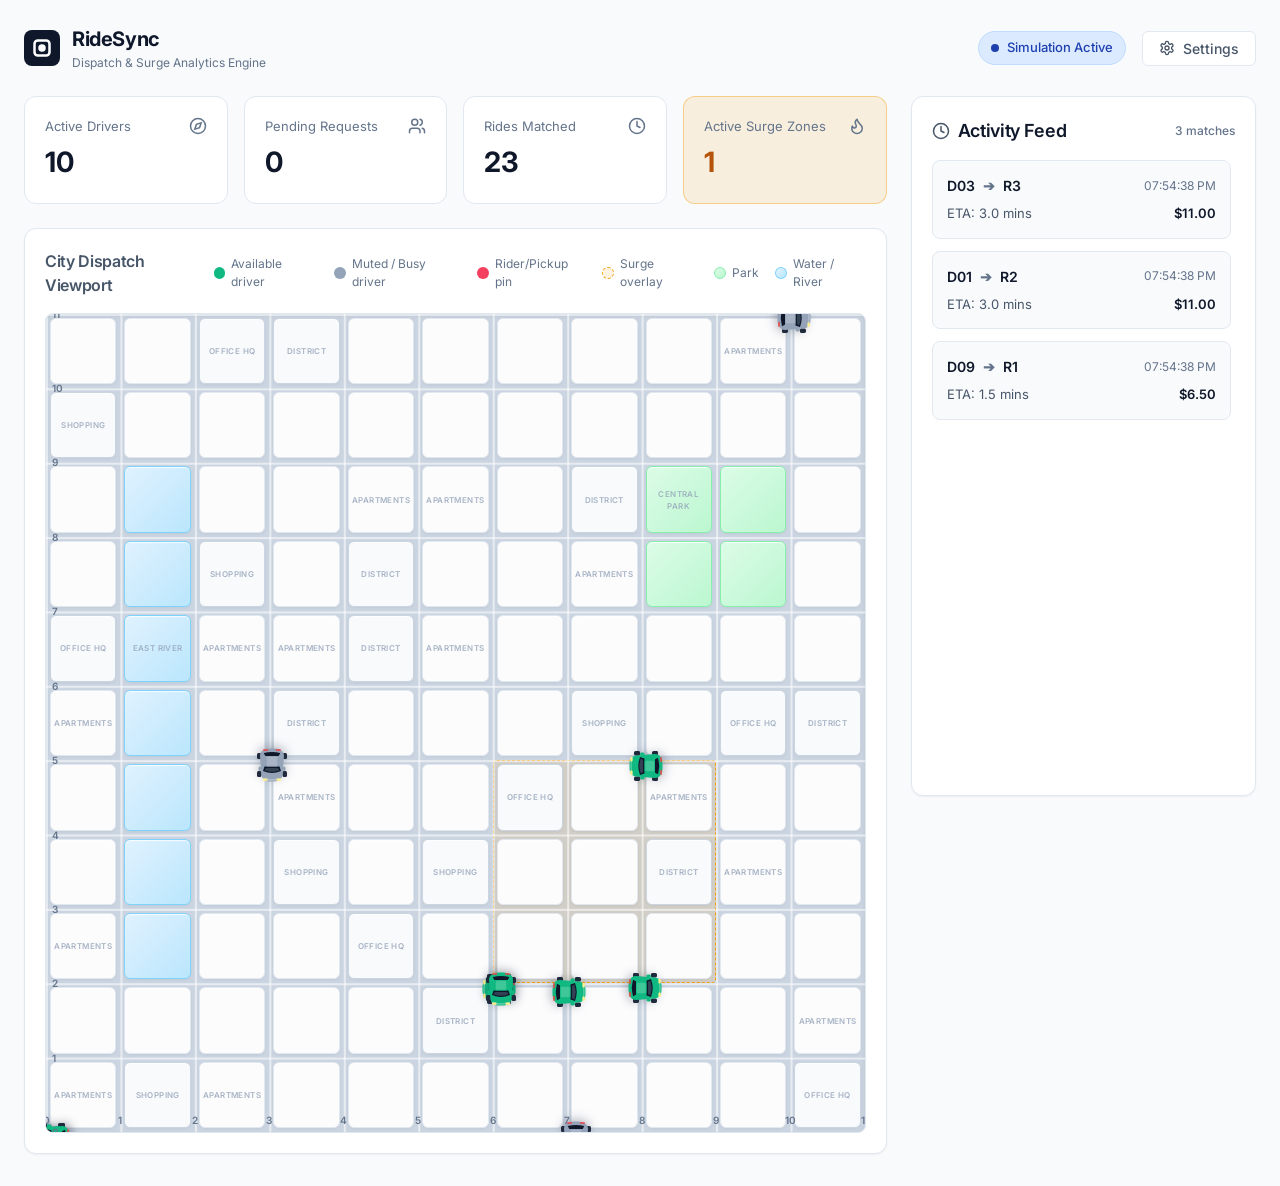
<file: index.html>
<!DOCTYPE html>
<html lang="en">
<head>
  <meta charset="UTF-8">
  <meta name="viewport" content="width=device-width, initial-scale=1.0">
  <title>RideSync Dispatch Dashboard</title>
  <!-- Google Fonts: Inter -->
  <link rel="preconnect" href="https://fonts.googleapis.com">
  <link rel="preconnect" href="https://fonts.gstatic.com" crossorigin>
  <link href="https://fonts.googleapis.com/css2?family=Inter:wght@400;500;600;700&display=swap" rel="stylesheet">
  <!-- Link stylesheet -->
  <link rel="stylesheet" href="styles.css">
</head>
<body>

  <!-- Hidden SVG templates to render Lucide/Uber-like clean icons -->
  <svg style="display: none;">
    <g id="icon-car">
      <!-- Clean solid top-down car icon -->
      <path d="M15 2H9c-1.1 0-2 .9-2 2v2.2L5.4 7.8A1.5 1.5 0 0 0 4.5 9v6c0 .6.3 1.1.8 1.4L7 17.8V20c0 1.1.9 2 2 2h6c1.1 0 2-.9 2-2v-2.2l1.7-1.4c.5-.3.8-.8.8-1.4V9c0-.5-.3-1-.8-1.4L17 6.2V4c0-1.1-.9-2-2-2z" fill="currentColor"/>
    </g>
    <!-- Map Location Pin -->
    <g id="icon-pin">
      <path d="M20 10c0 6-8 12-8 12s-8-6-8-12a8 8 0 0 1 16 0Z" stroke="currentColor" stroke-width="2" stroke-linecap="round" stroke-linejoin="round"/>
      <circle cx="12" cy="10" r="3" stroke="currentColor" stroke-width="2" stroke-linecap="round" stroke-linejoin="round"/>
    </g>
    <!-- Clock / Matches -->
    <g id="icon-clock">
      <circle cx="12" cy="12" r="10" stroke="currentColor" stroke-width="2"/>
      <path d="M12 6v6l4 2" stroke="currentColor" stroke-width="2" stroke-linecap="round" stroke-linejoin="round"/>
    </g>
    <!-- Compass / Active Drivers -->
    <g id="icon-compass">
      <circle cx="12" cy="12" r="10" stroke="currentColor" stroke-width="2"/>
      <polygon points="16.24 7.76 14.12 14.12 7.76 16.24 9.88 9.88 16.24 7.76" stroke="currentColor" stroke-width="2"/>
    </g>
    <!-- Users / Pending Requests -->
    <g id="icon-users">
      <path d="M16 21v-2a4 4 0 0 0-4-4H6a4 4 0 0 0-4 4v2" stroke="currentColor" stroke-width="2" stroke-linecap="round" stroke-linejoin="round"/>
      <circle cx="9" cy="7" r="4" stroke="currentColor" stroke-width="2" stroke-linecap="round" stroke-linejoin="round"/>
      <path d="M22 21v-2a4 4 0 0 0-3-3.87" stroke="currentColor" stroke-width="2" stroke-linecap="round"/>
      <path d="M16 3.13a4 4 0 0 1 0 7.75" stroke="currentColor" stroke-width="2" stroke-linecap="round"/>
    </g>
    <!-- Flame / Surge -->
    <g id="icon-flame">
      <path d="M8.5 14.5A2.5 2.5 0 0 0 11 12c0-1.38-.5-2-1-3-1.072-2.143-.224-4.054 2-6 .5 2.5 2 4.9 4 6.5 2 1.6 3 3.5 3 5.5a7 7 0 1 1-14 0c0-1.153.433-2.294 1-3a2.5 2.5 0 0 0 2.5 2.5z" stroke="currentColor" stroke-width="2" stroke-linecap="round" stroke-linejoin="round"/>
    </g>
    <!-- Settings Icon -->
    <g id="icon-settings">
      <path d="M12.22 2h-.44a2 2 0 0 0-2 2v.18a2 2 0 0 1-1 1.73l-.43.25a2 2 0 0 1-2 0l-.15-.08a2 2 0 0 0-2.73.73l-.22.38a2 2 0 0 0 .73 2.73l.15.1a2 2 0 0 1 1 1.72v.51a2 2 0 0 1-1 1.74l-.15.09a2 2 0 0 0-.73 2.73l.22.38a2 2 0 0 0 2.73.73l.15-.08a2 2 0 0 1 2 0l.43.25a2 2 0 0 1 1 1.73V20a2 2 0 0 0 2 2h.44a2 2 0 0 0 2-2v-.18a2 2 0 0 1 1-1.73l.43-.25a2 2 0 0 1 2 0l.15.08a2 2 0 0 0 2.73-.73l.22-.39a2 2 0 0 0-.73-2.73l-.15-.08a2 2 0 0 1-1-1.74v-.5a2 2 0 0 1 1-1.74l.15-.1a2 2 0 0 0 .73-2.73l-.22-.38a2 2 0 0 0-2.73-.73l-.15.08a2 2 0 0 1-2 0l-.43-.25a2 2 0 0 1-1-1.73V4a2 2 0 0 0-2-2z" stroke="currentColor" stroke-width="2" stroke-linecap="round" stroke-linejoin="round" fill="none"/>
      <circle cx="12" cy="12" r="3" stroke="currentColor" stroke-width="2" stroke-linecap="round" stroke-linejoin="round"/>
    </g>
  </svg>

  <div class="container">
    <!-- Header -->
    <header>
      <div class="brand-section">
        <div class="brand-logo">
          <!-- Mini Uber car logo visual -->
          <svg width="20" height="20" viewBox="0 0 24 24" fill="none" stroke="currentColor" stroke-width="3">
            <rect x="3" y="3" width="18" height="18" rx="4" />
            <circle cx="12" cy="12" r="3" fill="currentColor"/>
          </svg>
        </div>
        <div>
          <h1 class="brand-title">RideSync</h1>
          <p class="brand-subtitle">Dispatch & Surge Analytics Engine</p>
        </div>
      </div>
      
      <div class="controls-section">
        <div id="statusBadge" class="status-badge connected">
          <span class="status-dot"></span>
          <span id="statusText">Connected</span>
        </div>
        <button id="toggleSettingsBtn" class="btn" aria-label="Toggle Dashboard Settings">
          <svg width="16" height="16" viewBox="0 0 24 24" fill="none" style="vertical-align: middle;">
            <use href="#icon-settings"/>
          </svg>
          Settings
        </button>
      </div>
    </header>

    <!-- Settings Drawer -->
    <div id="settingsDrawer" class="settings-drawer">
      <h3 style="font-size: 1rem; border-bottom: 1px solid var(--border-color); padding-bottom: 0.5rem; margin-bottom: 0.25rem;">Dashboard Configuration</h3>
      <div class="settings-grid">
        <div class="form-group">
          <label for="dataSource">Data Source</label>
          <select id="dataSource">
            <option value="simulated">Mock Simulator Mode (Self-contained)</option>
            <option value="live">Live Backend API Endpoint</option>
          </select>
        </div>
        <div class="form-group">
          <label for="backendUrl">Backend JSON/API URL</label>
          <input type="text" id="backendUrl" value="http://localhost:8080/state">
        </div>
        <div class="form-group">
          <label for="pollInterval">Polling Interval (ms)</label>
          <input type="number" id="pollInterval" value="1000" min="500" max="10000" step="500">
        </div>
        <div class="form-group flex-row" style="display: flex; gap: 0.5rem; align-items: flex-end;">
          <div style="flex: 1; display: flex; flex-direction: column; gap: 0.375rem;">
            <label for="gridCols">Grid Columns (X)</label>
            <input type="number" id="gridCols" value="12" min="5" max="30">
          </div>
          <div style="flex: 1; display: flex; flex-direction: column; gap: 0.375rem;">
            <label for="gridRows">Grid Rows (Y)</label>
            <input type="number" id="gridRows" value="12" min="5" max="30">
          </div>
        </div>
      </div>
      <div style="display: flex; justify-content: flex-end; gap: 0.5rem; margin-top: 0.5rem;">
        <button id="saveSettingsBtn" class="btn btn-primary">Apply Configuration</button>
      </div>
    </div>

    <!-- Main Dashboard Body Grid -->
    <div class="dashboard-grid">
      
      <!-- Left main column: Stats bar + Grid map -->
      <div class="main-column">
        
        <!-- Stats cards -->
        <div class="stats-row">
          <div class="stat-card">
            <div style="display: flex; justify-content: space-between; align-items: flex-start;">
              <span class="stat-label">Active drivers</span>
              <svg width="18" height="18" viewBox="0 0 24 24" fill="none" style="color: var(--text-muted);">
                <use href="#icon-compass"/>
              </svg>
            </div>
            <span id="statActiveDrivers" class="stat-value">0</span>
          </div>

          <div class="stat-card">
            <div style="display: flex; justify-content: space-between; align-items: flex-start;">
              <span class="stat-label">Pending requests</span>
              <svg width="18" height="18" viewBox="0 0 24 24" fill="none" style="color: var(--text-muted);">
                <use href="#icon-users"/>
              </svg>
            </div>
            <span id="statPendingRequests" class="stat-value">0</span>
          </div>

          <div class="stat-card">
            <div style="display: flex; justify-content: space-between; align-items: flex-start;">
              <span class="stat-label">Rides matched</span>
              <svg width="18" height="18" viewBox="0 0 24 24" fill="none" style="color: var(--text-muted);">
                <use href="#icon-clock"/>
              </svg>
            </div>
            <span id="statRidesMatched" class="stat-value">0</span>
          </div>

          <div id="statSurgeZoneCard" class="stat-card surge-highlight">
            <div style="display: flex; justify-content: space-between; align-items: flex-start;">
              <span class="stat-label">Active surge zones</span>
              <svg width="18" height="18" viewBox="0 0 24 24" fill="none" style="color: var(--text-muted);">
                <use href="#icon-flame"/>
              </svg>
            </div>
            <span id="statSurgeZones" class="stat-value">0</span>
          </div>
        </div>

        <!-- City Map viewport -->
        <div class="map-panel">
          <div class="map-header">
            <h2 style="font-size: 1rem; color: var(--text-secondary);">City Dispatch Viewport</h2>
            <div class="map-legend">
              <div class="legend-item">
                <span class="legend-color available"></span>
                <span>Available driver</span>
              </div>
              <div class="legend-item">
                <span class="legend-color busy"></span>
                <span>Muted / Busy driver</span>
              </div>
              <div class="legend-item">
                <span class="legend-color rider"></span>
                <span>Rider/Pickup pin</span>
              </div>
              <div class="legend-item">
                <span class="legend-color surge"></span>
                <span>Surge overlay</span>
              </div>
              <div class="legend-item">
                <span class="legend-color" style="background: linear-gradient(135deg, #dcfce7 0%, #bbf7d0 100%); border: 1px solid #86efac;"></span>
                <span>Park</span>
              </div>
              <div class="legend-item">
                <span class="legend-color" style="background: linear-gradient(135deg, #e0f2fe 0%, #bae6fd 100%); border: 1px solid #7dd3fc;"></span>
                <span>Water / River</span>
              </div>
            </div>
          </div>

          <div class="map-canvas-container" id="mapCanvasContainer">
            <!-- Grid Lines Layer -->
            <div class="grid-overlay" id="gridOverlay"></div>
            
            <!-- City Blocks Background Layer -->
            <div id="cityBlocksLayer"></div>
            
            <!-- X/Y Coordinate Labels Layer (dynamically populated) -->
            <div id="gridLabels"></div>

            <!-- Active elements layers -->
            <div id="surgeZonesLayer"></div>
            <div id="ridersLayer"></div>
            <div id="driversLayer"></div>

            <!-- Hover Popover Tooltip -->
            <div id="mapTooltip" class="map-tooltip">
              <!-- Dynamically populated -->
            </div>

            <!-- Connection status cover -->
            <div id="mapErrorOverlay" class="map-error-overlay">
              <div style="background: white; padding: 2rem; border-radius: 1rem; border: 1px solid var(--border-color); box-shadow: var(--shadow-lg); display: flex; flex-direction: column; align-items: center; gap: 0.75rem;">
                <svg width="40" height="40" viewBox="0 0 24 24" fill="none" stroke="#ef4444" stroke-width="2" stroke-linecap="round" stroke-linejoin="round" style="animation: pulse 1.5s infinite;">
                  <circle cx="12" cy="12" r="10"/>
                  <line x1="12" y1="8" x2="12" y2="12"/>
                  <line x1="12" y1="16" x2="12.01" y2="16"/>
                </svg>
                <div class="error-title">Waiting for Backend Connection...</div>
                <div class="error-message">
                  The dashboard is trying to connect to your RideSync backend API at <strong id="errorTargetUrl"></strong>.
                </div>
                <div style="display: flex; gap: 0.75rem; margin-top: 0.5rem; flex-wrap: wrap; justify-content: center;">
                  <button id="errorRunSimBtn" class="btn btn-primary">Enable Simulator Mode</button>
                  <button id="errorRetryBtn" class="btn">
                    <svg width="14" height="14" viewBox="0 0 24 24" fill="none" stroke="currentColor" stroke-width="2" style="vertical-align: middle;">
                      <path d="M21.5 2v6h-6M21.34 15.57a10 10 0 1 1-.57-8.38l5.67-5.67"/>
                    </svg>
                    Retry Connection
                  </button>
                </div>
                <div style="font-size: 0.75rem; color: var(--text-muted); margin-top: 0.5rem; text-align: left; max-width: 360px; line-height: 1.4;">
                  <strong>Note:</strong> Browsers block direct file access (e.g. <code>file:///state.json</code>) due to CORS. If your backend output is written to a JSON file, run a simple local web server:
                  <code style="display: block; background: #f1f5f9; padding: 0.375rem; border-radius: 0.25rem; font-family: monospace; font-size: 0.7rem; margin-top: 0.25rem;">python3 -m http.server 8000</code>
                </div>
              </div>
            </div>

          </div>
        </div>

      </div>

      <!-- Right column: Live Activity Feed -->
      <div class="feed-panel">
        <div class="feed-header">
          <h2 class="feed-title">
            <svg width="18" height="18" viewBox="0 0 24 24" fill="none" style="color: var(--text-secondary);">
              <use href="#icon-clock"/>
            </svg>
            Activity Feed
          </h2>
          <span style="font-size: 0.75rem; color: var(--text-muted); font-weight: 500;" id="feedMatchedCount">0 matches</span>
        </div>
        <div id="feedContainer" class="feed-container">
          <!-- Dynamically populated match cards -->
          <div id="feedEmptyState" style="text-align: center; color: var(--text-muted); font-size: 0.8125rem; margin: auto 0; padding: 2rem;">
            Waiting for matches...
          </div>
        </div>
      </div>

    </div>
  </div>

  <!-- JavaScript file -->
  <script src="app.js"></script>
</body>
</html>
</file>
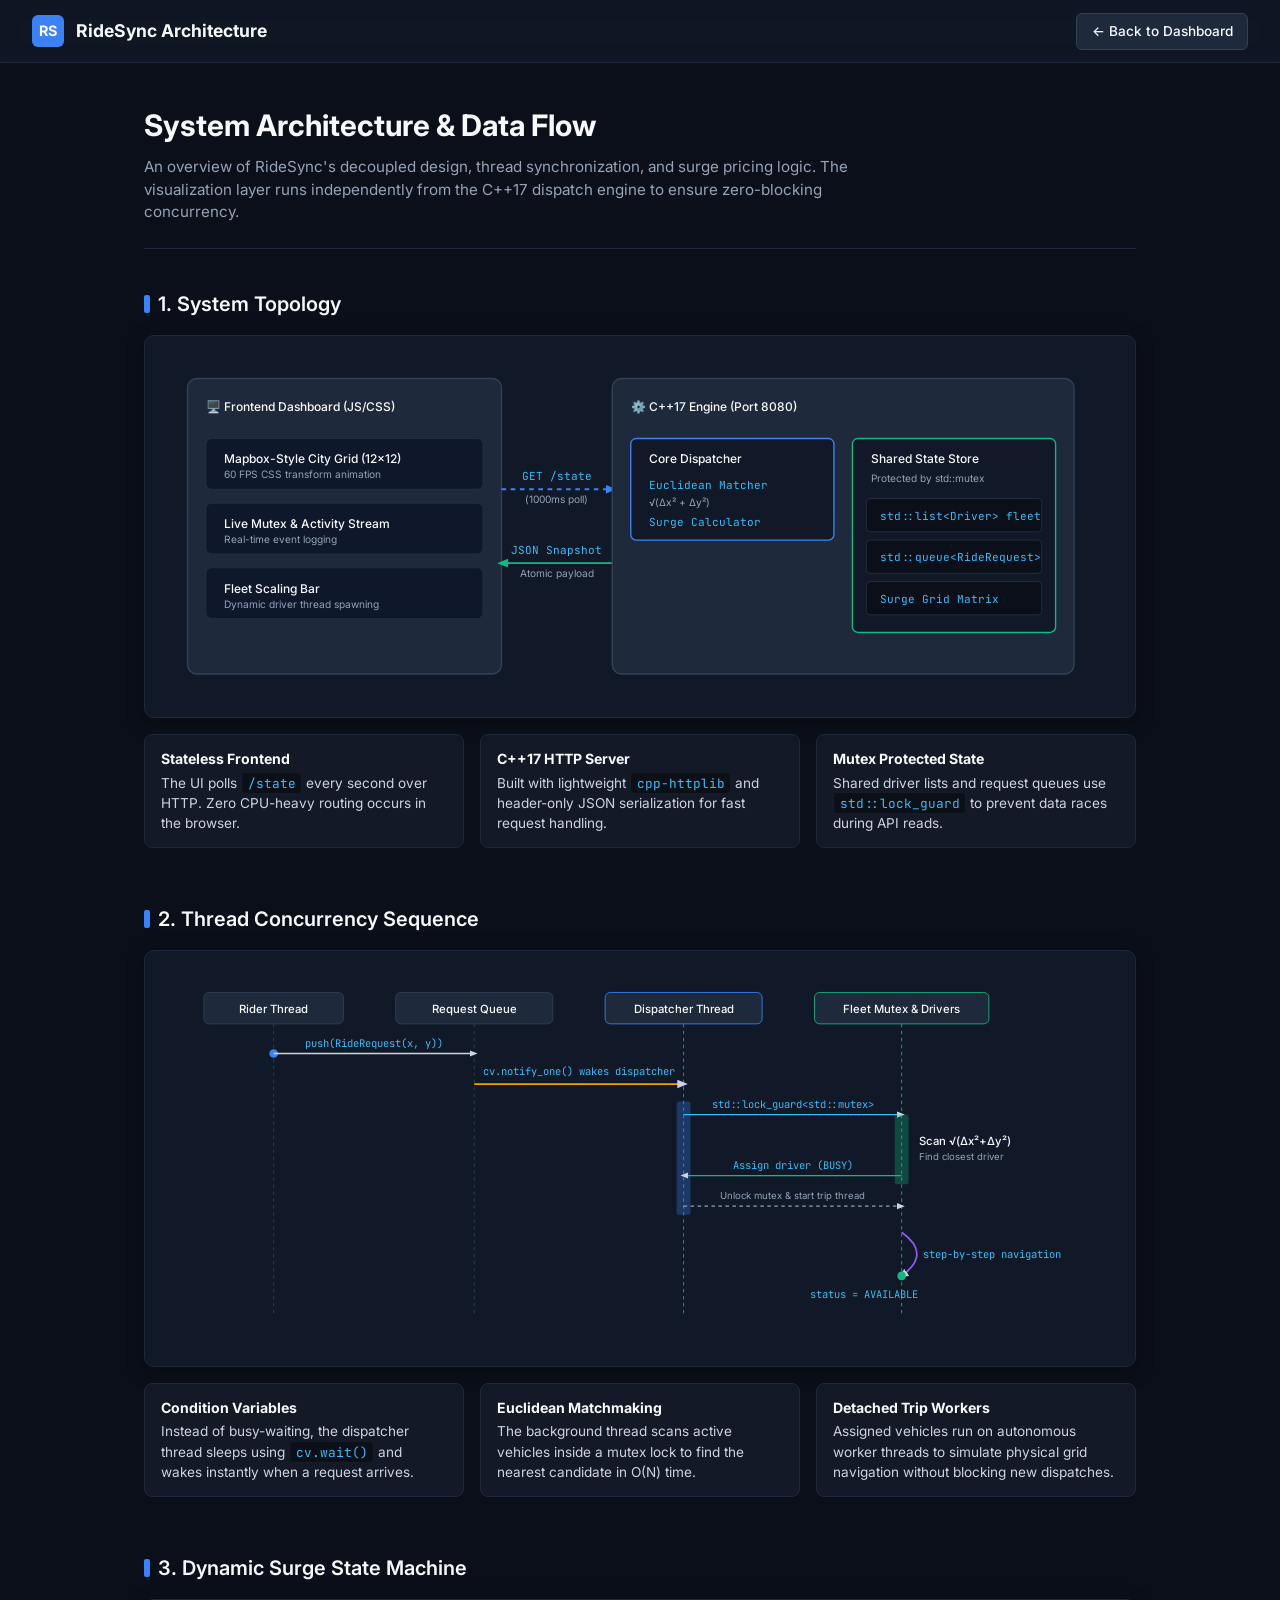
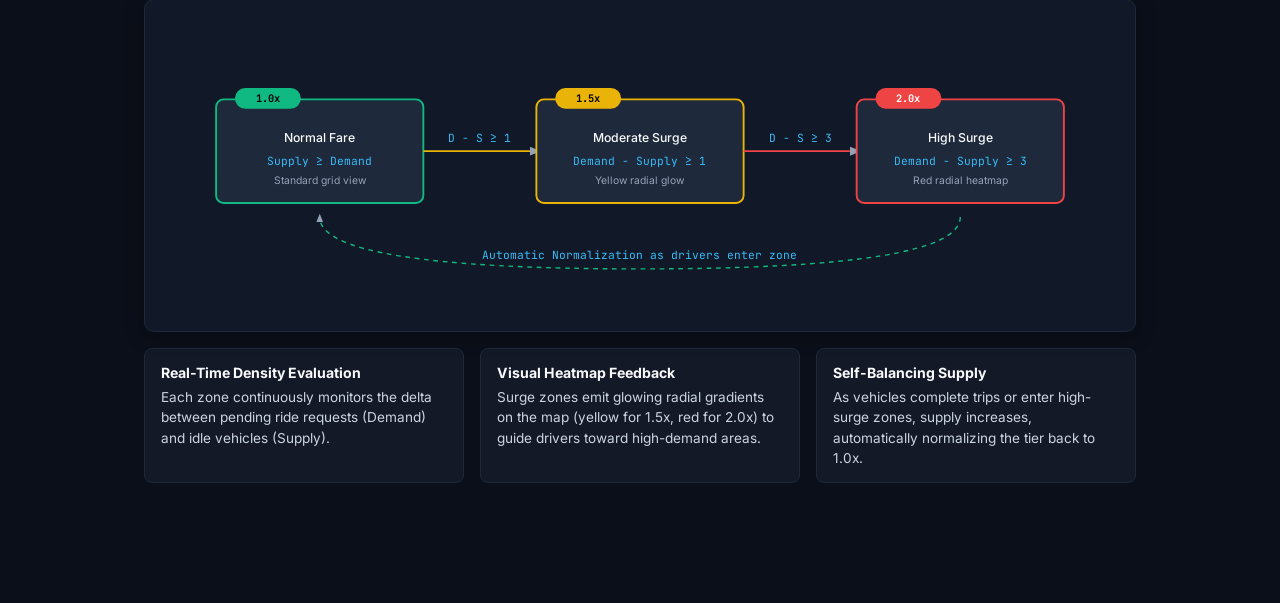
<file: frontend/architecture.html>
<!DOCTYPE html>
<html lang="en">
<head>
  <meta charset="UTF-8">
  <meta name="viewport" content="width=device-width, initial-scale=1.0">
  <title>RideSync — System Architecture</title>
  <link rel="preconnect" href="https://fonts.googleapis.com">
  <link rel="preconnect" href="https://fonts.gstatic.com" crossorigin>
  <link href="https://fonts.googleapis.com/css2?family=Inter:wght@400;500;600;700&family=JetBrains+Mono:wght@400;500&display=swap" rel="stylesheet">
  <style>
    :root {
      --bg-base: #0b0f19;
      --bg-card: #111827;
      --border-color: #1e293b;
      --text-main: #f8fafc;
      --text-muted: #94a3b8;
      --accent-blue: #3b82f6;
      --font-main: 'Inter', -apple-system, BlinkMacSystemFont, sans-serif;
      --font-mono: 'JetBrains Mono', monospace;
    }

    * { box-sizing: border-box; margin: 0; padding: 0; }

    body {
      background-color: var(--bg-base);
      color: var(--text-main);
      font-family: var(--font-main);
      line-height: 1.5;
      padding-bottom: 4rem;
      -webkit-font-smoothing: antialiased;
    }

    .navbar {
      background: rgba(17, 24, 39, 0.8);
      backdrop-filter: blur(10px);
      border-bottom: 1px solid var(--border-color);
      position: sticky;
      top: 0;
      z-index: 100;
      padding: 0.8rem 2rem;
      display: flex;
      justify-content: space-between;
      align-items: center;
    }

    .nav-brand {
      display: flex;
      align-items: center;
      gap: 0.75rem;
      text-decoration: none;
      color: var(--text-main);
      font-weight: 700;
      font-size: 1.1rem;
    }

    .nav-logo-box {
      width: 32px;
      height: 32px;
      background: #3b82f6;
      border-radius: 6px;
      display: flex;
      align-items: center;
      justify-content: center;
      color: white;
      font-weight: 700;
      font-size: 0.9rem;
    }

    .btn-back {
      background: #1e293b;
      color: var(--text-main);
      border: 1px solid #334155;
      padding: 0.45rem 0.9rem;
      border-radius: 6px;
      font-size: 0.85rem;
      font-weight: 500;
      text-decoration: none;
      display: inline-flex;
      align-items: center;
      gap: 0.4rem;
      transition: all 0.15s ease;
    }
    .btn-back:hover { background: #3b82f6; border-color: #3b82f6; }

    .container {
      max-width: 1040px;
      margin: 0 auto;
      padding: 2.5rem 1.5rem 0;
    }

    .hero {
      margin-bottom: 2.5rem;
      border-bottom: 1px solid var(--border-color);
      padding-bottom: 1.5rem;
    }

    .hero h1 {
      font-size: 1.85rem;
      font-weight: 700;
      margin-bottom: 0.5rem;
      color: #f8fafc;
    }

    .hero p {
      color: var(--text-muted);
      font-size: 0.95rem;
      max-width: 720px;
    }

    .section {
      margin-bottom: 3.5rem;
    }

    .section-title {
      font-size: 1.25rem;
      font-weight: 600;
      margin-bottom: 1rem;
      color: #f8fafc;
      display: flex;
      align-items: center;
      gap: 0.5rem;
    }

    .section-title::before {
      content: "";
      display: inline-block;
      width: 6px;
      height: 18px;
      background: var(--accent-blue);
      border-radius: 2px;
    }

    .diagram-card {
      background: var(--bg-card);
      border: 1px solid var(--border-color);
      border-radius: 10px;
      padding: 1.5rem;
      margin-bottom: 1rem;
      box-shadow: 0 4px 20px rgba(0,0,0,0.3);
      overflow-x: auto;
    }

    svg.arch-svg {
      width: 100%;
      height: auto;
      max-height: 420px;
      display: block;
      margin: 0 auto;
    }

    .svg-text { font-family: var(--font-main); fill: var(--text-main); font-size: 13px; font-weight: 500; }
    .svg-text-mono { font-family: var(--font-mono); fill: #38bdf8; font-size: 12px; }
    .svg-subtext { font-family: var(--font-main); fill: var(--text-muted); font-size: 11px; }

    .bullet-list {
      display: grid;
      grid-template-columns: repeat(auto-fit, minmax(280px, 1fr));
      gap: 1rem;
      margin-top: 1rem;
    }

    .bullet-item {
      background: rgba(30, 41, 59, 0.4);
      border: 1px solid var(--border-color);
      border-radius: 8px;
      padding: 0.85rem 1rem;
      font-size: 0.85rem;
      color: #cbd5e1;
    }

    .bullet-item strong {
      color: #f8fafc;
      display: block;
      margin-bottom: 0.2rem;
      font-size: 0.88rem;
    }

    code {
      font-family: var(--font-mono);
      font-size: 0.8rem;
      background: rgba(0, 0, 0, 0.4);
      color: #38bdf8;
      padding: 0.1rem 0.35rem;
      border-radius: 4px;
      border: 1px solid rgba(255, 255, 255, 0.05);
    }
  </style>
</head>
<body>

  <nav class="navbar">
    <a href="index.html" class="nav-brand">
      <div class="nav-logo-box">RS</div>
      <span>RideSync Architecture</span>
    </a>
    <a href="index.html" class="btn-back">← Back to Dashboard</a>
  </nav>

  <main class="container">
    
    <header class="hero">
      <h1>System Architecture & Data Flow</h1>
      <p>
        An overview of RideSync's decoupled design, thread synchronization, and surge pricing logic. The visualization layer runs independently from the C++17 dispatch engine to ensure zero-blocking concurrency.
      </p>
    </header>

    <!-- SECTION 1: TOPOLOGY -->
    <section class="section">
      <h2 class="section-title">1. System Topology</h2>
      
      <div class="diagram-card">
        <svg class="arch-svg" viewBox="0 0 1020 360" fill="none" xmlns="http://www.w3.org/2000/svg">
          <defs>
            <marker id="arrow-blue" viewBox="0 0 10 10" refX="6" refY="5" markerWidth="6" markerHeight="6" orient="auto-start-reverse">
              <path d="M 0 1 L 10 5 L 0 9 z" fill="#3b82f6"/>
            </marker>
            <marker id="arrow-green" viewBox="0 0 10 10" refX="6" refY="5" markerWidth="6" markerHeight="6" orient="auto-start-reverse">
              <path d="M 0 1 L 10 5 L 0 9 z" fill="#10b981"/>
            </marker>
          </defs>

          <!-- Frontend Box -->
          <rect x="20" y="20" width="340" height="320" rx="10" fill="#1e293b" stroke="#334155" stroke-width="1.5"/>
          <text x="40" y="55" class="svg-text" font-weight="700" font-size="15" fill="#f8fafc">🖥️ Frontend Dashboard (JS/CSS)</text>

          <rect x="40" y="85" width="300" height="55" rx="6" fill="#0f172a" stroke="#252f44" stroke-width="1"/>
          <text x="60" y="112" class="svg-text">Mapbox-Style City Grid (12×12)</text>
          <text x="60" y="128" class="svg-subtext">60 FPS CSS transform animation</text>

          <rect x="40" y="155" width="300" height="55" rx="6" fill="#0f172a" stroke="#252f44" stroke-width="1"/>
          <text x="60" y="182" class="svg-text">Live Mutex & Activity Stream</text>
          <text x="60" y="198" class="svg-subtext">Real-time event logging</text>

          <rect x="40" y="225" width="300" height="55" rx="6" fill="#0f172a" stroke="#252f44" stroke-width="1"/>
          <text x="60" y="252" class="svg-text">Fleet Scaling Bar</text>
          <text x="60" y="268" class="svg-subtext">Dynamic driver thread spawning</text>

          <!-- Middle HTTP Arrows -->
          <line x1="360" y1="140" x2="480" y2="140" stroke="#3b82f6" stroke-width="2" stroke-dasharray="5,5" marker-end="url(#arrow-blue)"/>
          <text x="420" y="130" class="svg-text-mono" text-anchor="middle">GET /state</text>
          <text x="420" y="155" class="svg-subtext" text-anchor="middle">(1000ms poll)</text>

          <line x1="480" y1="220" x2="360" y2="220" stroke="#10b981" stroke-width="2" marker-end="url(#arrow-green)"/>
          <text x="420" y="210" class="svg-text-mono" fill="#10b981" text-anchor="middle">JSON Snapshot</text>
          <text x="420" y="235" class="svg-subtext" text-anchor="middle">Atomic payload</text>

          <!-- Backend Box -->
          <rect x="480" y="20" width="500" height="320" rx="10" fill="#1e293b" stroke="#334155" stroke-width="1.5"/>
          <text x="500" y="55" class="svg-text" font-weight="700" font-size="15" fill="#f8fafc">⚙️ C++17 Engine (Port 8080)</text>

          <!-- Core Engine -->
          <rect x="500" y="85" width="220" height="110" rx="6" fill="#111827" stroke="#3b82f6" stroke-width="1.5"/>
          <text x="520" y="112" class="svg-text" fill="#60a5fa" font-weight="600">Core Dispatcher</text>
          <text x="520" y="140" class="svg-text-mono">Euclidean Matcher</text>
          <text x="520" y="158" class="svg-subtext">√(Δx² + Δy²)</text>
          <text x="520" y="180" class="svg-text-mono" fill="#f59e0b">Surge Calculator</text>

          <!-- Shared Store -->
          <rect x="740" y="85" width="220" height="210" rx="6" fill="#111827" stroke="#10b981" stroke-width="1.5"/>
          <text x="760" y="112" class="svg-text" fill="#34d399" font-weight="600">Shared State Store</text>
          <text x="760" y="132" class="svg-subtext">Protected by std::mutex</text>
          
          <rect x="755" y="150" width="190" height="36" rx="4" fill="#0b0f19" stroke="#252f44" stroke-width="1"/>
          <text x="770" y="173" class="svg-text-mono" font-size="11">std::list&lt;Driver&gt; fleet</text>

          <rect x="755" y="195" width="190" height="36" rx="4" fill="#0b0f19" stroke="#252f44" stroke-width="1"/>
          <text x="770" y="218" class="svg-text-mono" font-size="11">std::queue&lt;RideRequest&gt;</text>

          <rect x="755" y="240" width="190" height="36" rx="4" fill="#0b0f19" stroke="#252f44" stroke-width="1"/>
          <text x="770" y="263" class="svg-text-mono" font-size="11">Surge Grid Matrix</text>
        </svg>
      </div>

      <div class="bullet-list">
        <div class="bullet-item">
          <strong>Stateless Frontend</strong>
          The UI polls <code>/state</code> every second over HTTP. Zero CPU-heavy routing occurs in the browser.
        </div>
        <div class="bullet-item">
          <strong>C++17 HTTP Server</strong>
          Built with lightweight <code>cpp-httplib</code> and header-only JSON serialization for fast request handling.
        </div>
        <div class="bullet-item">
          <strong>Mutex Protected State</strong>
          Shared driver lists and request queues use <code>std::lock_guard</code> to prevent data races during API reads.
        </div>
      </div>
    </section>

    <!-- SECTION 2: CONCURRENCY -->
    <section class="section">
      <h2 class="section-title">2. Thread Concurrency Sequence</h2>
      
      <div class="diagram-card">
        <svg class="arch-svg" viewBox="0 0 1080 420" fill="none" xmlns="http://www.w3.org/2000/svg">
          <defs>
            <marker id="arrow-seq" viewBox="0 0 10 10" refX="6" refY="5" markerWidth="6" markerHeight="6" orient="auto-start-reverse">
              <path d="M 0 1 L 10 5 L 0 9 z" fill="#cbd5e1"/>
            </marker>
          </defs>

          <!-- Headers -->
          <rect x="40" y="20" width="160" height="36" rx="6" fill="#1e293b" stroke="#334155"/>
          <text x="120" y="43" class="svg-text" font-weight="600" text-anchor="middle">Rider Thread</text>
          <line x1="120" y1="56" x2="120" y2="390" stroke="#334155" stroke-dasharray="4,4"/>

          <rect x="260" y="20" width="180" height="36" rx="6" fill="#1e293b" stroke="#334155"/>
          <text x="350" y="43" class="svg-text" font-weight="600" text-anchor="middle">Request Queue</text>
          <line x1="350" y1="56" x2="350" y2="390" stroke="#334155" stroke-dasharray="4,4"/>

          <rect x="500" y="20" width="180" height="36" rx="6" fill="#1e293b" stroke="#3b82f6"/>
          <text x="590" y="43" class="svg-text" font-weight="600" fill="#60a5fa" text-anchor="middle">Dispatcher Thread</text>
          <line x1="590" y1="56" x2="590" y2="390" stroke="#3b82f6" stroke-dasharray="4,4"/>

          <rect x="740" y="20" width="200" height="36" rx="6" fill="#1e293b" stroke="#10b981"/>
          <text x="840" y="43" class="svg-text" font-weight="600" fill="#34d399" text-anchor="middle">Fleet Mutex & Drivers</text>
          <line x1="840" y1="56" x2="840" y2="390" stroke="#10b981" stroke-dasharray="4,4"/>

          <!-- Step 1 -->
          <circle cx="120" cy="90" r="5" fill="#3b82f6"/>
          <line x1="120" y1="90" x2="350" y2="90" stroke="#cbd5e1" stroke-width="1.5" marker-end="url(#arrow-seq)"/>
          <text x="235" y="82" class="svg-text-mono" font-size="11" text-anchor="middle">push(RideRequest(x, y))</text>

          <!-- Step 2 -->
          <line x1="350" y1="125" x2="590" y2="125" stroke="#f59e0b" stroke-width="2" marker-end="url(#arrow-seq)"/>
          <text x="470" y="115" class="svg-text-mono" fill="#f59e0b" font-size="11" text-anchor="middle">cv.notify_one() wakes dispatcher</text>

          <!-- Step 3 -->
          <rect x="582" y="145" width="16" height="130" rx="3" fill="#3b82f6" opacity="0.3"/>
          <line x1="590" y1="160" x2="840" y2="160" stroke="#38bdf8" stroke-width="1.5" marker-end="url(#arrow-seq)"/>
          <text x="715" y="152" class="svg-text-mono" fill="#38bdf8" font-size="11" text-anchor="middle">std::lock_guard&lt;std::mutex&gt;</text>

          <!-- Step 4 -->
          <rect x="832" y="160" width="16" height="80" rx="3" fill="#10b981" opacity="0.3"/>
          <text x="860" y="195" class="svg-text" font-size="11" fill="#cbd5e1">Scan √(Δx²+Δy²)</text>
          <text x="860" y="212" class="svg-subtext">Find closest driver</text>

          <!-- Step 5 -->
          <line x1="840" y1="230" x2="590" y2="230" stroke="#10b981" stroke-width="1.5" marker-end="url(#arrow-seq)"/>
          <text x="715" y="222" class="svg-text-mono" fill="#34d399" font-size="11" text-anchor="middle">Assign driver (BUSY)</text>

          <!-- Step 6 -->
          <line x1="590" y1="265" x2="840" y2="265" stroke="#94a3b8" stroke-width="1.5" stroke-dasharray="4,4" marker-end="url(#arrow-seq)"/>
          <text x="715" y="257" class="svg-subtext" text-anchor="middle">Unlock mutex & start trip thread</text>

          <!-- Step 7 -->
          <path d="M 840 295 Q 875 320 840 345" stroke="#8b5cf6" stroke-width="2" fill="none" marker-end="url(#arrow-seq)"/>
          <text x="865" y="325" class="svg-text-mono" fill="#c4b5fd" font-size="11">step-by-step navigation</text>

          <circle cx="840" cy="345" r="5" fill="#10b981"/>
          <text x="735" y="370" class="svg-text-mono" fill="#10b981" font-size="11">status = AVAILABLE</text>
        </svg>
      </div>

      <div class="bullet-list">
        <div class="bullet-item">
          <strong>Condition Variables</strong>
          Instead of busy-waiting, the dispatcher thread sleeps using <code>cv.wait()</code> and wakes instantly when a request arrives.
        </div>
        <div class="bullet-item">
          <strong>Euclidean Matchmaking</strong>
          The background thread scans active vehicles inside a mutex lock to find the nearest candidate in O(N) time.
        </div>
        <div class="bullet-item">
          <strong>Detached Trip Workers</strong>
          Assigned vehicles run on autonomous worker threads to simulate physical grid navigation without blocking new dispatches.
        </div>
      </div>
    </section>

    <!-- SECTION 3: SURGE -->
    <section class="section">
      <h2 class="section-title">3. Dynamic Surge State Machine</h2>
      
      <div class="diagram-card">
        <svg class="arch-svg" viewBox="0 0 1000 300" fill="none" xmlns="http://www.w3.org/2000/svg">
          <defs>
            <marker id="arrow-state" viewBox="0 0 10 10" refX="6" refY="5" markerWidth="6" markerHeight="6" orient="auto-start-reverse">
              <path d="M 0 1 L 10 5 L 0 9 z" fill="#94a3b8"/>
            </marker>
          </defs>

          <!-- Node 1: Normal -->
          <rect x="50" y="80" width="220" height="110" rx="8" fill="#1e293b" stroke="#10b981" stroke-width="2"/>
          <rect x="70" y="68" width="70" height="22" rx="11" fill="#10b981"/>
          <text x="105" y="83" font-family="var(--font-mono)" font-size="11" font-weight="700" fill="#000" text-anchor="middle">1.0x</text>
          <text x="160" y="125" class="svg-text" font-size="15" font-weight="700" text-anchor="middle">Normal Fare</text>
          <text x="160" y="150" class="svg-text-mono" fill="#34d399" text-anchor="middle">Supply ≥ Demand</text>
          <text x="160" y="170" class="svg-subtext" text-anchor="middle">Standard grid view</text>

          <!-- Arrow 1 to 2 -->
          <path d="M 270 135 L 390 135" stroke="#eab308" stroke-width="2" marker-end="url(#arrow-state)"/>
          <text x="330" y="125" class="svg-text-mono" font-size="11" fill="#eab308" text-anchor="middle">D - S ≥ 1</text>

          <!-- Node 2: Moderate -->
          <rect x="390" y="80" width="220" height="110" rx="8" fill="#1e293b" stroke="#eab308" stroke-width="2"/>
          <rect x="410" y="68" width="70" height="22" rx="11" fill="#eab308"/>
          <text x="445" y="83" font-family="var(--font-mono)" font-size="11" font-weight="700" fill="#000" text-anchor="middle">1.5x</text>
          <text x="500" y="125" class="svg-text" font-size="15" font-weight="700" text-anchor="middle">Moderate Surge</text>
          <text x="500" y="150" class="svg-text-mono" fill="#fbbf24" text-anchor="middle">Demand - Supply ≥ 1</text>
          <text x="500" y="170" class="svg-subtext" text-anchor="middle">Yellow radial glow</text>

          <!-- Arrow 2 to 3 -->
          <path d="M 610 135 L 730 135" stroke="#ef4444" stroke-width="2" marker-end="url(#arrow-state)"/>
          <text x="670" y="125" class="svg-text-mono" font-size="11" fill="#ef4444" text-anchor="middle">D - S ≥ 3</text>

          <!-- Node 3: High -->
          <rect x="730" y="80" width="220" height="110" rx="8" fill="#1e293b" stroke="#ef4444" stroke-width="2"/>
          <rect x="750" y="68" width="70" height="22" rx="11" fill="#ef4444"/>
          <text x="785" y="83" font-family="var(--font-mono)" font-size="11" font-weight="700" fill="#fff" text-anchor="middle">2.0x</text>
          <text x="840" y="125" class="svg-text" font-size="15" font-weight="700" text-anchor="middle">High Surge</text>
          <text x="840" y="150" class="svg-text-mono" fill="#f87171" text-anchor="middle">Demand - Supply ≥ 3</text>
          <text x="840" y="170" class="svg-subtext" text-anchor="middle">Red radial heatmap</text>

          <!-- Return Arrow -->
          <path d="M 840 205 Q 840 260 500 260 Q 160 260 160 205" stroke="#10b981" stroke-width="1.5" stroke-dasharray="5,5" fill="none" marker-end="url(#arrow-state)"/>
          <text x="500" y="250" class="svg-text-mono" font-size="11" fill="#34d399" text-anchor="middle">Automatic Normalization as drivers enter zone</text>
        </svg>
      </div>

      <div class="bullet-list">
        <div class="bullet-item">
          <strong>Real-Time Density Evaluation</strong>
          Each zone continuously monitors the delta between pending ride requests (Demand) and idle vehicles (Supply).
        </div>
        <div class="bullet-item">
          <strong>Visual Heatmap Feedback</strong>
          Surge zones emit glowing radial gradients on the map (yellow for 1.5x, red for 2.0x) to guide drivers toward high-demand areas.
        </div>
        <div class="bullet-item">
          <strong>Self-Balancing Supply</strong>
          As vehicles complete trips or enter high-surge zones, supply increases, automatically normalizing the tier back to 1.0x.
        </div>
      </div>
    </section>

  </main>

</body>
</html>
</file>
<file: styles.css>
/* RideSync Dispatch Dashboard - Modern Stylesheet */

/* --- Theme Variables & Design Tokens --- */
:root {
  --font-family: 'Inter', -apple-system, BlinkMacSystemFont, "Segoe UI", Roboto, Helvetica, Arial, sans-serif;
  
  /* Color Palette - Clean Flat Design */
  --bg-page: #f8fafc;
  --bg-card: #ffffff;
  --border-color: #e2e8f0;
  --border-color-hover: #cbd5e1;
  
  --text-primary: #0f172a;
  --text-secondary: #475569;
  --text-muted: #64748b;
  
  /* Brand/Status Accents */
  --accent-color: #3b82f6;      /* Blue primary */
  --accent-color-hover: #2563eb;
  
  --color-available: #10b981;   /* Emerald green */
  --color-busy: #94a3b8;        /* Slate gray */
  --color-rider: #f43f5e;       /* Rose pink */
  --color-surge: #f59e0b;       /* Amber orange */
  --color-surge-light: rgba(245, 158, 11, 0.12);
  
  /* Box Shadow */
  --shadow-sm: 0 1px 2px 0 rgba(0, 0, 0, 0.05);
  --shadow-md: 0 4px 6px -1px rgba(0, 0, 0, 0.05), 0 2px 4px -2px rgba(0, 0, 0, 0.05);
  --shadow-lg: 0 10px 15px -3px rgba(0, 0, 0, 0.05), 0 4px 6px -4px rgba(0, 0, 0, 0.05);
  
  /* Map grid size (can be modified dynamically in JS) */
  --grid-columns: 12;
  --grid-rows: 12;
  
  --transition-speed: 0.3s;
}

/* --- Base Reset & General --- */
* {
  box-sizing: border-box;
  margin: 0;
  padding: 0;
}

body {
  font-family: var(--font-family);
  background-color: var(--bg-page);
  color: var(--text-primary);
  line-height: 1.5;
  -webkit-font-smoothing: antialiased;
  -moz-osx-font-smoothing: grayscale;
  padding-bottom: 2rem;
}

h1, h2, h3, h4 {
  font-weight: 600;
  letter-spacing: -0.02em;
}

button, input, select {
  font-family: inherit;
  font-size: inherit;
}

/* --- Layout Container --- */
.container {
  max-width: 1440px;
  margin: 0 auto;
  padding: 1.5rem 1.5rem 0 1.5rem;
  display: flex;
  flex-direction: column;
  gap: 1.5rem;
}

/* --- Header & Settings Panel --- */
header {
  display: flex;
  justify-content: space-between;
  align-items: center;
  flex-wrap: wrap;
  gap: 1rem;
}

.brand-section {
  display: flex;
  align-items: center;
  gap: 0.75rem;
}

.brand-logo {
  width: 2.25rem;
  height: 2.25rem;
  background-color: var(--text-primary);
  border-radius: 0.5rem;
  display: flex;
  align-items: center;
  justify-content: center;
  color: white;
}

.brand-title {
  font-size: 1.25rem;
  font-weight: 700;
}

.brand-subtitle {
  font-size: 0.75rem;
  color: var(--text-muted);
  font-weight: 400;
}

.controls-section {
  display: flex;
  align-items: center;
  gap: 1rem;
}

/* Connection Status Badge */
.status-badge {
  display: inline-flex;
  align-items: center;
  gap: 0.5rem;
  font-size: 0.8125rem;
  font-weight: 500;
  padding: 0.375rem 0.75rem;
  border-radius: 9999px;
  background-color: #fee2e2;
  color: #ef4444;
  border: 1px solid #fecaca;
  transition: all var(--transition-speed) ease;
}

.status-badge.connected {
  background-color: #d1fae5;
  color: #065f46;
  border-color: #a7f3d0;
}

.status-badge.simulated {
  background-color: #dbeafe;
  color: #1e40af;
  border-color: #bfdbfe;
}

.status-dot {
  width: 0.5rem;
  height: 0.5rem;
  border-radius: 50%;
  background-color: currentColor;
  animation: pulse 1.5s infinite ease-in-out;
}

/* Buttons */
.btn {
  display: inline-flex;
  align-items: center;
  gap: 0.5rem;
  padding: 0.5rem 1rem;
  border-radius: 0.375rem;
  font-weight: 500;
  font-size: 0.875rem;
  cursor: pointer;
  transition: all var(--transition-speed) ease;
  border: 1px solid var(--border-color);
  background-color: var(--bg-card);
  color: var(--text-secondary);
}

.btn:hover {
  background-color: #f1f5f9;
  color: var(--text-primary);
}

.btn-primary {
  background-color: var(--accent-color);
  border-color: var(--accent-color);
  color: white;
}

.btn-primary:hover {
  background-color: var(--accent-color-hover);
  color: white;
}

/* --- Dashboard Grid Panels --- */
.dashboard-grid {
  display: grid;
  grid-template-columns: 1fr;
  gap: 1.5rem;
}

@media (min-width: 1024px) {
  .dashboard-grid {
    grid-template-columns: 3fr 1.2fr;
  }
}

.main-column {
  display: flex;
  flex-direction: column;
  gap: 1.5rem;
}

/* --- Stats Row --- */
.stats-row {
  display: grid;
  grid-template-columns: repeat(2, 1fr);
  gap: 1rem;
}

@media (min-width: 640px) {
  .stats-row {
    grid-template-columns: repeat(4, 1fr);
  }
}

.stat-card {
  background: var(--bg-card);
  border: 1px solid var(--border-color);
  border-radius: 0.75rem;
  padding: 1.25rem;
  display: flex;
  flex-direction: column;
  gap: 0.25rem;
  transition: border-color var(--transition-speed) ease, box-shadow var(--transition-speed) ease;
}

.stat-card:hover {
  border-color: var(--border-color-hover);
}

.stat-label {
  font-size: 0.8125rem;
  color: var(--text-muted);
  text-transform: capitalize;
}

.stat-value {
  font-size: 1.75rem;
  font-weight: 700;
  color: var(--text-primary);
}

/* Color highlights for cards */
.stat-card.surge-highlight.active {
  background-color: var(--color-surge-light);
  border-color: rgba(245, 158, 11, 0.4);
}

.stat-card.surge-highlight.active .stat-value {
  color: #b45309;
}

/* --- Settings Dropdown Drawer --- */
.settings-drawer {
  background: var(--bg-card);
  border: 1px solid var(--border-color);
  border-radius: 0.75rem;
  padding: 1.25rem;
  display: none;
  flex-direction: column;
  gap: 1rem;
  animation: slideDown 0.25s ease-out;
}

.settings-drawer.open {
  display: flex;
}

.settings-grid {
  display: grid;
  grid-template-columns: repeat(auto-fit, minmax(200px, 1fr));
  gap: 1rem;
}

.form-group {
  display: flex;
  flex-direction: column;
  gap: 0.375rem;
}

.form-group label {
  font-size: 0.8125rem;
  font-weight: 500;
  color: var(--text-secondary);
}

.form-group input, .form-group select {
  padding: 0.5rem;
  border-radius: 0.375rem;
  border: 1px solid var(--border-color);
  outline: none;
  font-size: 0.875rem;
  background-color: var(--bg-page);
  color: var(--text-primary);
}

.form-group input:focus, .form-group select:focus {
  border-color: var(--accent-color);
  background-color: var(--bg-card);
}

/* --- Map Viewport Panel --- */
.map-panel {
  background: var(--bg-card);
  border: 1px solid var(--border-color);
  border-radius: 0.75rem;
  padding: 1.25rem;
  display: flex;
  flex-direction: column;
  gap: 1rem;
  box-shadow: var(--shadow-sm);
}

.map-header {
  display: flex;
  justify-content: space-between;
  align-items: center;
}

.map-legend {
  display: flex;
  gap: 1rem;
  font-size: 0.75rem;
  color: var(--text-muted);
}

.legend-item {
  display: flex;
  align-items: center;
  gap: 0.375rem;
}

.legend-color {
  width: 0.75rem;
  height: 0.75rem;
  border-radius: 50%;
}

.legend-color.available { background-color: var(--color-available); }
.legend-color.busy { background-color: var(--color-busy); }
.legend-color.rider { background-color: var(--color-rider); }
.legend-color.surge {
  background-color: var(--color-surge-light);
  border: 1px dashed var(--color-surge);
}

/* Map Grid Outer Box */
.map-canvas-container {
  width: 100%;
  aspect-ratio: 1; /* Keep it strictly square */
  position: relative;
  background-color: #cbd5e1; /* Street concrete gray background */
  border: 1px solid var(--border-color);
  border-radius: 0.5rem;
  overflow: hidden;
  box-shadow: inset 0 2px 5px rgba(15, 23, 42, 0.08);
}

/* Connection Error State overlay */
.map-error-overlay {
  position: absolute;
  top: 0;
  left: 0;
  width: 100%;
  height: 100%;
  background-color: rgba(248, 250, 252, 0.9);
  backdrop-filter: blur(4px);
  z-index: 10;
  display: flex;
  flex-direction: column;
  justify-content: center;
  align-items: center;
  gap: 1rem;
  padding: 2rem;
  text-align: center;
  opacity: 0;
  pointer-events: none;
  transition: opacity 0.3s ease;
}

.map-error-overlay.visible {
  opacity: 1;
  pointer-events: all;
}

.error-title {
  font-size: 1.125rem;
  font-weight: 600;
  color: #b91c1c;
}

.error-message {
  font-size: 0.875rem;
  color: var(--text-secondary);
  max-width: 320px;
}

/* Grid drawing - Styled as road lines */
.grid-overlay {
  position: absolute;
  top: 0;
  left: 0;
  width: 100%;
  height: 100%;
  pointer-events: none;
  background-size: calc(100% / (var(--grid-columns) - 1)) calc(100% / (var(--grid-rows) - 1));
  background-image: 
    linear-gradient(to right, rgba(255, 255, 255, 0.55) 2px, transparent 2px),
    linear-gradient(to bottom, rgba(255, 255, 255, 0.55) 2px, transparent 2px);
  /* Yellow dashes effect on road centerlines */
  border: none;
  z-index: 2; /* Sits above blocks, below vehicles */
}

/* Grid Labels */
.grid-label-x, .grid-label-y {
  position: absolute;
  font-size: 0.625rem;
  font-weight: 600;
  color: #64748b;
  pointer-events: none;
  z-index: 12;
}

/* City Blocks - Manhattan Style Grid */
.city-block {
  position: absolute;
  background-color: #f1f5f9;
  border: 1px solid #e2e8f0;
  border-radius: 6px;
  box-shadow: 0 1px 3px rgba(15, 23, 42, 0.05), inset 0 1px 1px rgba(255, 255, 255, 0.8);
  display: flex;
  flex-direction: column;
  align-items: center;
  justify-content: center;
  pointer-events: none;
  z-index: 1;
  overflow: hidden;
  transition: all 0.3s ease;
}

.city-block.park {
  background: linear-gradient(135deg, #dcfce7 0%, #bbf7d0 100%);
  border-color: #86efac;
}

.city-block.water {
  background: linear-gradient(135deg, #e0f2fe 0%, #bae6fd 100%);
  border-color: #7dd3fc;
}

.city-block.commercial {
  background-color: #f8fafc;
  border-color: #cbd5e1;
}

.city-block.residential {
  background-color: #fcfcfd;
  border-color: #e2e8f0;
}

.city-block-label {
  font-size: 0.5rem;
  font-weight: 600;
  color: #94a3b8;
  text-transform: uppercase;
  letter-spacing: 0.05em;
  opacity: 0.8;
  text-align: center;
  padding: 0.25rem;
}

/* --- Map Elements --- */

/* Surge Zones */
.surge-overlay {
  position: absolute;
  background-color: var(--color-surge-light);
  border: 1px dashed var(--color-surge);
  border-radius: 0.25rem;
  pointer-events: none;
  animation: pulse-border 2s infinite ease-in-out;
  transition: all 0.5s ease-in-out;
}

/* Drivers (Cars) */
.driver-marker {
  position: absolute;
  width: 2.25rem;
  height: 2.25rem;
  margin-left: -1.125rem; /* Centering offsets */
  margin-top: -1.125rem;
  cursor: pointer;
  z-index: 5;
  transition: left 1s ease-in-out, top 1s ease-in-out, transform 1s ease-in-out;
  display: flex;
  align-items: center;
  justify-content: center;
}

.driver-marker svg {
  width: 2.25rem;
  height: 2.25rem;
  filter: drop-shadow(0 3px 5px rgba(15, 23, 42, 0.25));
  transition: transform var(--transition-speed) ease;
}

/* Color logic for the new car SVG using currentColor */
.driver-marker.available {
  color: var(--color-available);
}

.driver-marker.busy {
  color: var(--color-busy);
}

.driver-marker:hover svg {
  transform: scale(1.2);
}

/* Riders (Pins) */
.rider-marker {
  position: absolute;
  width: 2rem;
  height: 2rem;
  margin-left: -1rem;
  margin-top: -1.75rem; /* Anchor at pin tip */
  pointer-events: none;
  z-index: 4;
  display: flex;
  align-items: center;
  justify-content: center;
  animation: bouncePin 1.5s infinite ease-in-out;
  transition: left 0.5s ease-in-out, top 0.5s ease-in-out;
}

.rider-marker svg {
  width: 2rem;
  height: 2rem;
  fill: var(--color-rider);
  filter: drop-shadow(0 4px 6px rgba(0,0,0,0.2));
}

/* Pin shadow pulse effect */
.rider-shadow {
  position: absolute;
  width: 0.5rem;
  height: 0.125rem;
  background-color: rgba(0,0,0,0.15);
  border-radius: 50%;
  margin-left: -0.25rem;
  bottom: -0.125rem;
  z-index: 3;
  animation: pulseShadow 1.5s infinite ease-in-out;
}

/* Map Popovers / Tooltips */
.map-tooltip {
  position: absolute;
  background: white;
  border: 1px solid var(--border-color);
  border-radius: 0.5rem;
  padding: 0.75rem;
  min-width: 160px;
  box-shadow: var(--shadow-lg);
  font-size: 0.75rem;
  z-index: 100;
  pointer-events: none;
  opacity: 0;
  transform: translateY(5px);
  transition: opacity 0.2s ease, transform 0.2s ease;
  display: flex;
  flex-direction: column;
  gap: 0.25rem;
}

.map-tooltip.visible {
  opacity: 1;
  transform: translateY(0);
}

.tooltip-header {
  font-weight: 600;
  border-bottom: 1px solid var(--border-color);
  padding-bottom: 0.25rem;
  margin-bottom: 0.25rem;
  display: flex;
  justify-content: space-between;
  align-items: center;
}

.tooltip-row {
  display: flex;
  justify-content: space-between;
}

.tooltip-label {
  color: var(--text-muted);
}

.tooltip-value {
  font-weight: 500;
}

/* --- Live Activity Feed Side Panel --- */
.feed-panel {
  background: var(--bg-card);
  border: 1px solid var(--border-color);
  border-radius: 0.75rem;
  padding: 1.25rem;
  display: flex;
  flex-direction: column;
  gap: 1rem;
  box-shadow: var(--shadow-sm);
  height: 100%;
  max-height: 700px;
}

.feed-header {
  display: flex;
  justify-content: space-between;
  align-items: center;
}

.feed-title {
  font-size: 1.125rem;
  color: var(--text-primary);
  display: flex;
  align-items: center;
  gap: 0.5rem;
}

.feed-container {
  overflow-y: auto;
  flex-grow: 1;
  display: flex;
  flex-direction: column;
  gap: 0.75rem;
  padding-right: 0.25rem;
}

/* Activity Feed Card Item */
.feed-item {
  background: #f8fafc;
  border: 1px solid var(--border-color);
  border-radius: 0.5rem;
  padding: 0.875rem;
  display: flex;
  flex-direction: column;
  gap: 0.5rem;
  animation: slideIn 0.3s cubic-bezier(0.16, 1, 0.3, 1) forwards;
}

.feed-item-header {
  display: flex;
  justify-content: space-between;
  align-items: center;
}

.match-info {
  font-weight: 600;
  font-size: 0.875rem;
  display: flex;
  align-items: center;
  gap: 0.5rem;
}

.match-arrow {
  color: var(--text-muted);
}

.match-timestamp {
  font-size: 0.75rem;
  color: var(--text-muted);
}

.feed-item-details {
  display: flex;
  justify-content: space-between;
  align-items: center;
  font-size: 0.8125rem;
}

.match-eta {
  color: var(--text-secondary);
}

.match-fare {
  font-weight: 600;
  display: flex;
  align-items: center;
  gap: 0.375rem;
}

.surge-badge {
  background-color: var(--color-surge-light);
  border: 1px solid rgba(245, 158, 11, 0.4);
  color: #b45309;
  font-size: 0.6875rem;
  padding: 0.125rem 0.375rem;
  border-radius: 0.25rem;
  font-weight: 600;
}

/* --- Animations --- */
@keyframes pulse {
  0%, 100% { opacity: 1; }
  50% { opacity: 0.4; }
}

@keyframes pulse-border {
  0%, 100% {
    border-color: var(--color-surge);
    box-shadow: 0 0 0 0 rgba(245, 158, 11, 0.3);
  }
  50% {
    border-color: rgba(245, 158, 11, 0.4);
    box-shadow: 0 0 8px 2px rgba(245, 158, 11, 0.15);
  }
}

@keyframes slideDown {
  from {
    opacity: 0;
    transform: translateY(-10px);
  }
  to {
    opacity: 1;
    transform: translateY(0);
  }
}

@keyframes slideIn {
  from {
    opacity: 0;
    transform: translateY(-15px);
  }
  to {
    opacity: 1;
    transform: translateY(0);
  }
}

@keyframes bouncePin {
  0%, 100% {
    transform: translateY(0);
  }
  50% {
    transform: translateY(-6px);
  }
}

@keyframes pulseShadow {
  0%, 100% {
    transform: scale(1);
    opacity: 0.15;
  }
  50% {
    transform: scale(0.6);
    opacity: 0.05;
  }
}

/* Scrollbar Customization for Feed Panel */
.feed-container::-webkit-scrollbar {
  width: 4px;
}

.feed-container::-webkit-scrollbar-track {
  background: transparent;
}

.feed-container::-webkit-scrollbar-thumb {
  background: #cbd5e1;
  border-radius: 2px;
}

.feed-container::-webkit-scrollbar-thumb:hover {
  background: #94a3b8;
}
</file>
